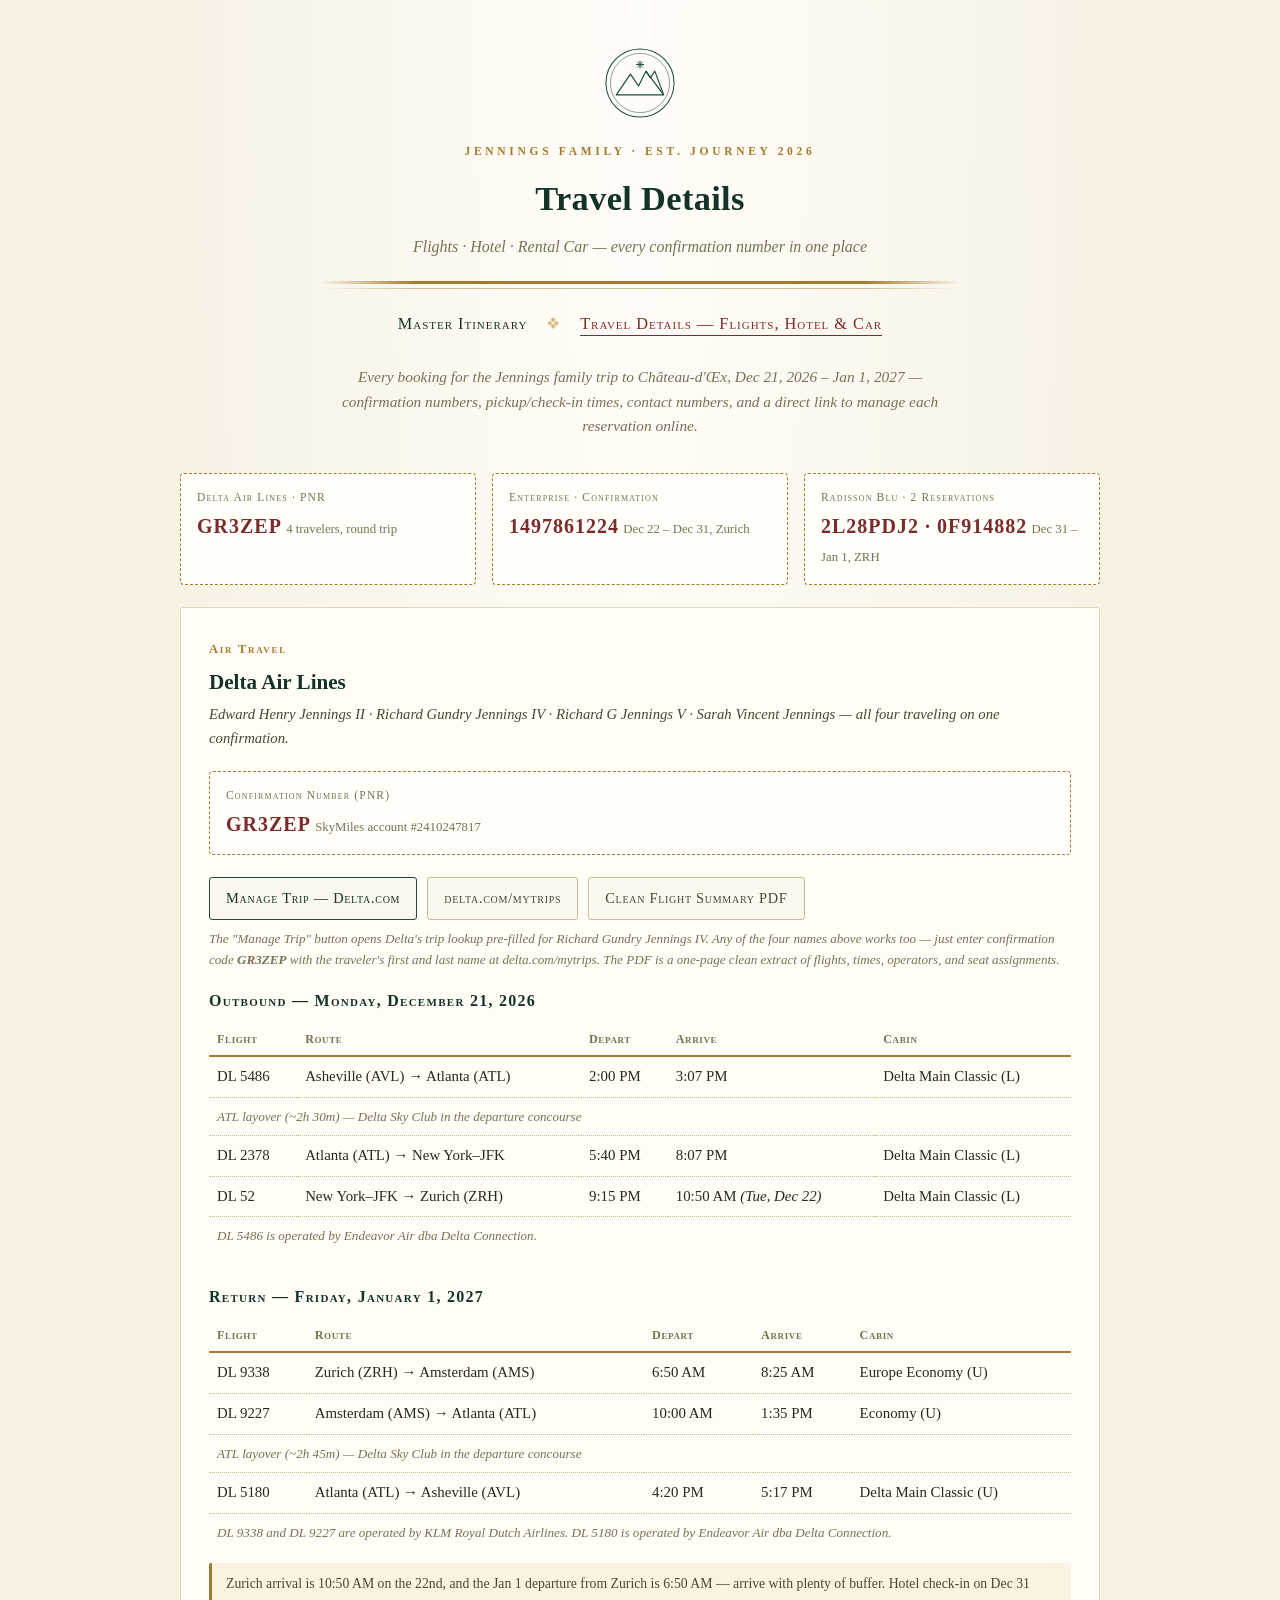
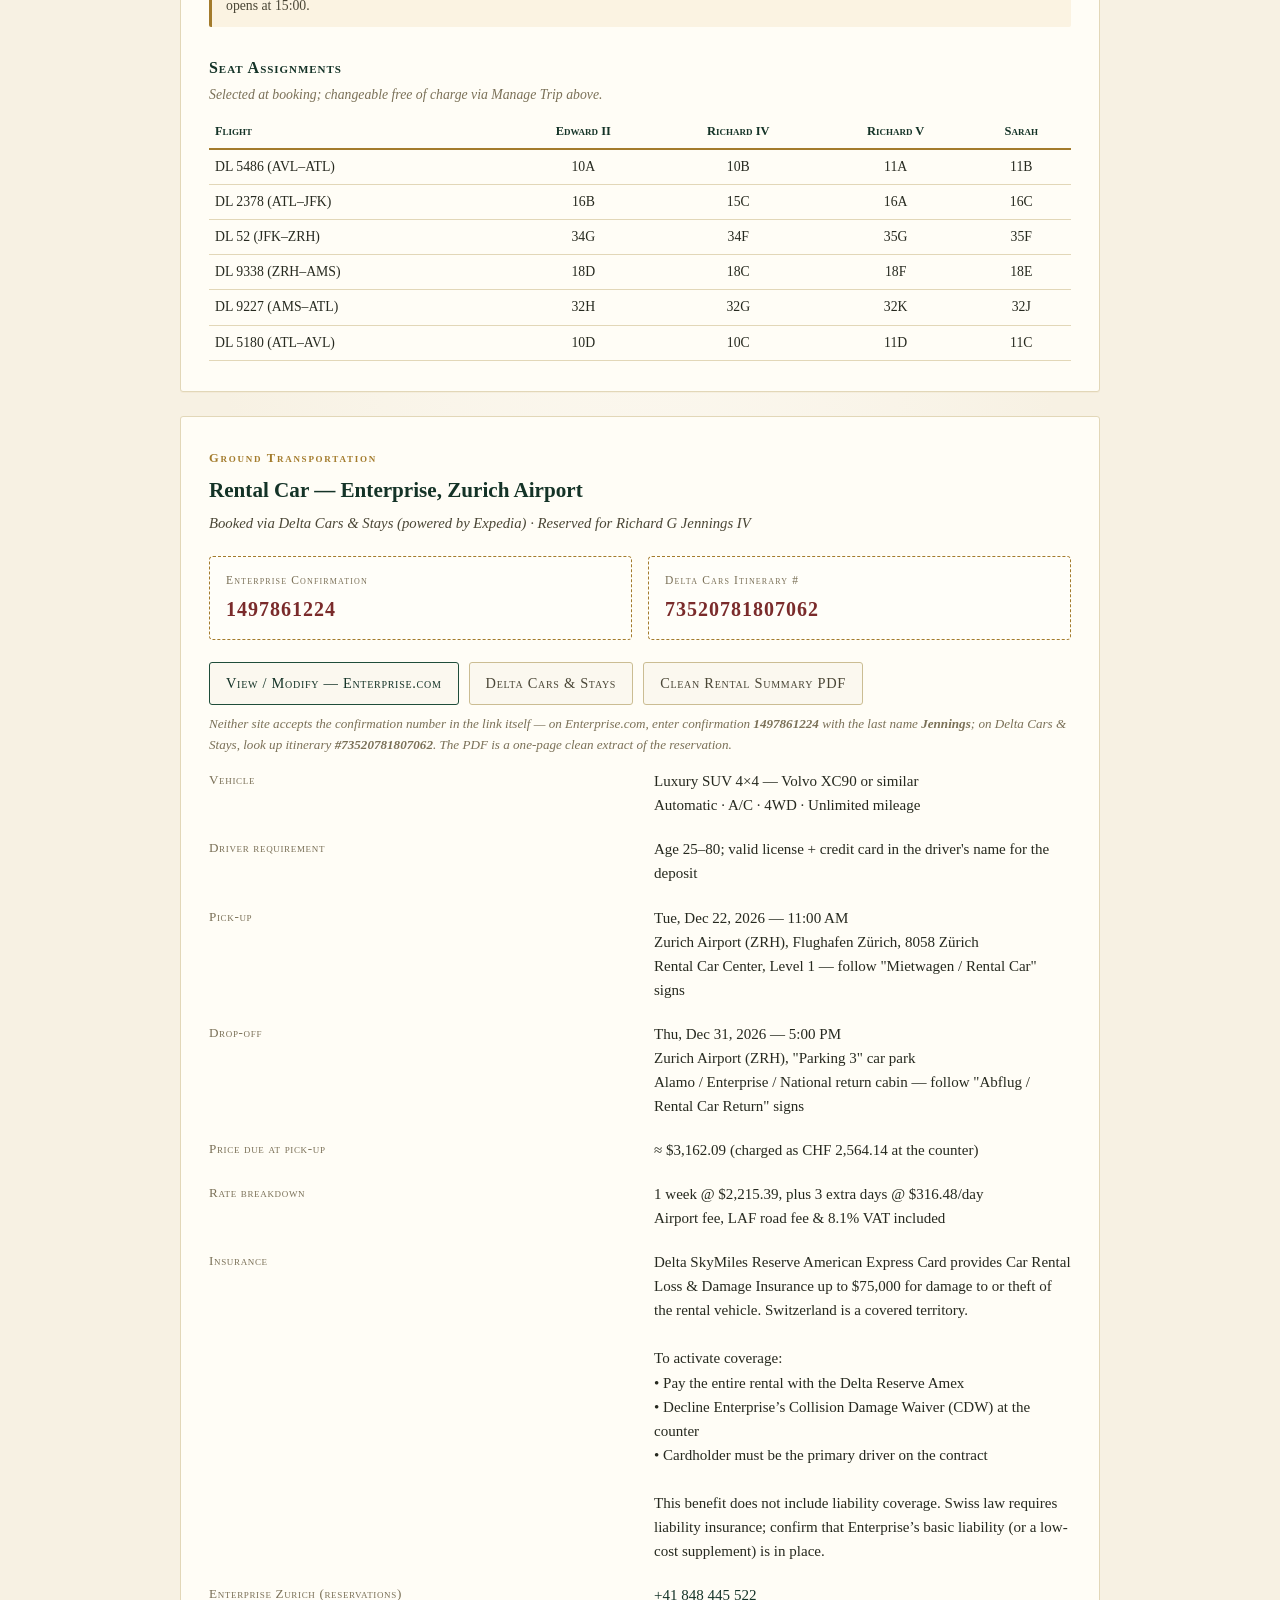
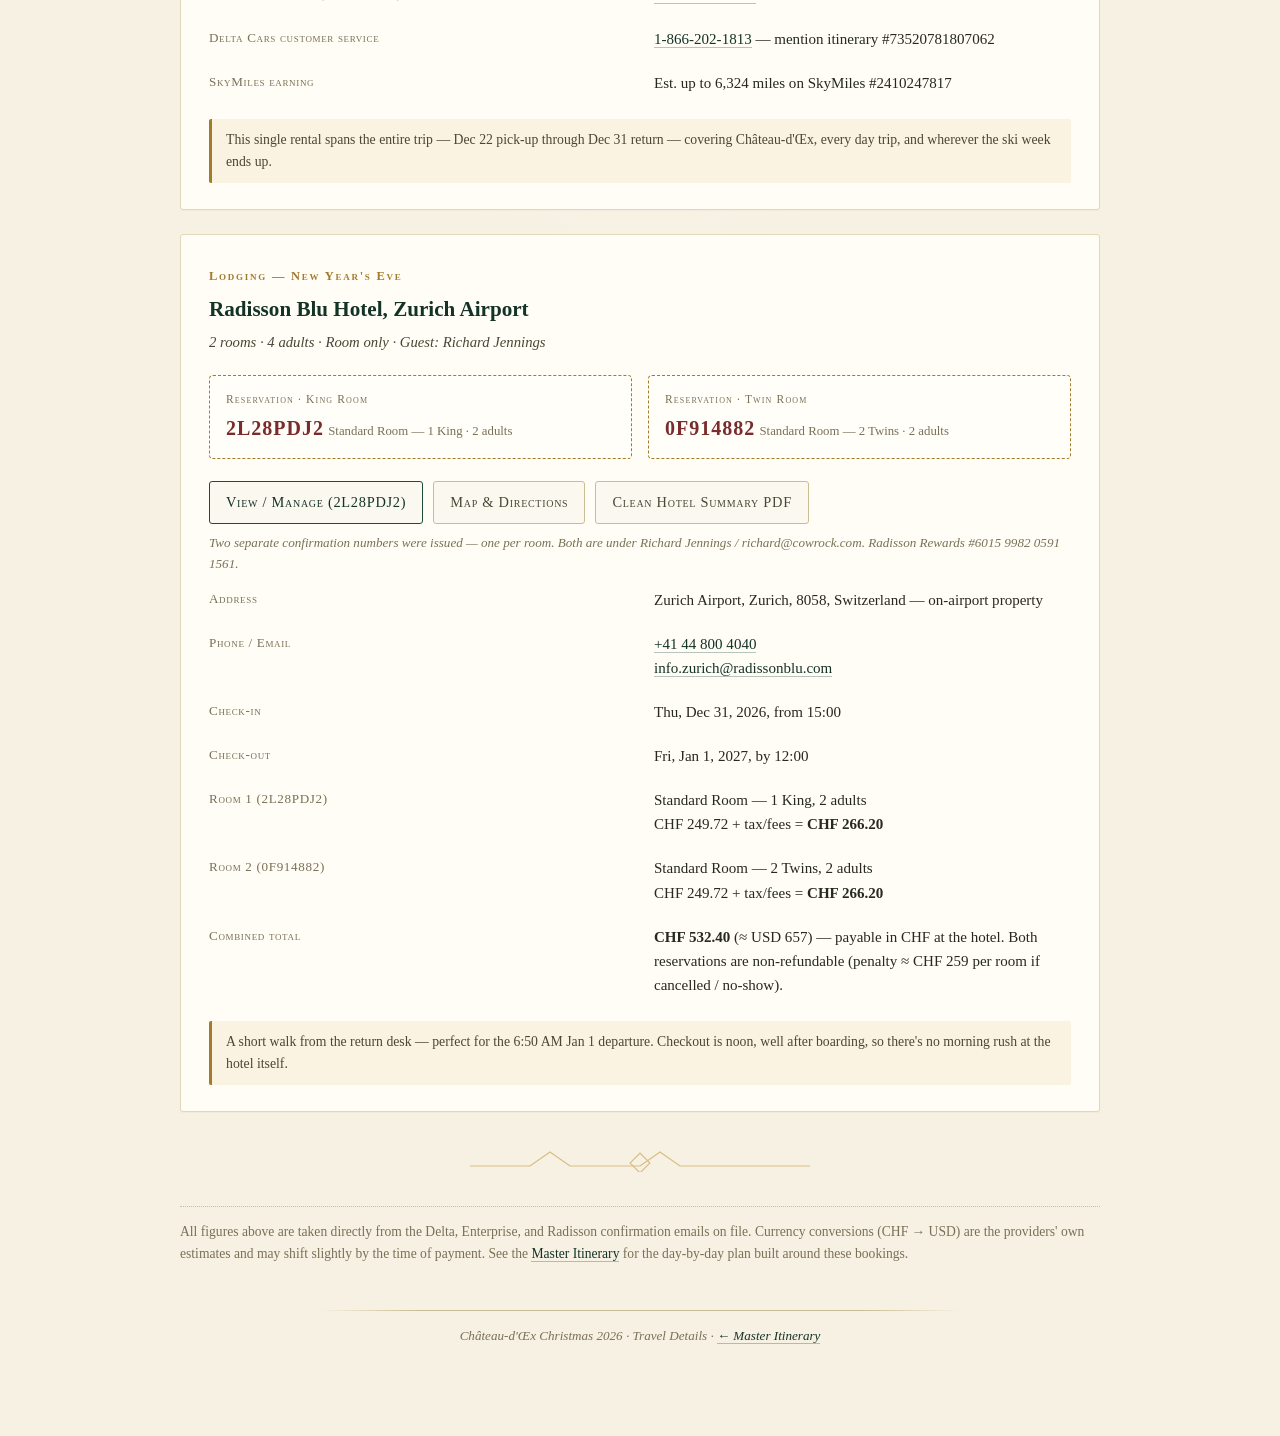
<file: details.html>
<!DOCTYPE html>
<html lang="en">
<head>
<meta charset="UTF-8">
<meta name="viewport" content="width=device-width, initial-scale=1.0">
<title>Travel Details — Château-d'Œx Christmas 2026</title>
<link rel="stylesheet" href="style.css">
</head>
<body>
<div class="wrap">

<header class="masthead">
  <svg class="crest" viewBox="0 0 100 100" fill="none" xmlns="http://www.w3.org/2000/svg" aria-hidden="true">
    <circle cx="50" cy="50" r="46" stroke="currentColor" stroke-width="1.4"/>
    <circle cx="50" cy="50" r="40" stroke="currentColor" stroke-width="0.7"/>
    <path d="M18 66 L37 38 L48 54 L58 34 L82 66 Z" stroke="currentColor" stroke-width="1.6" stroke-linejoin="round" fill="none"/>
    <path d="M58 34 L64 43 L70 34 L82 66" stroke="currentColor" stroke-width="1.6" stroke-linejoin="round" fill="none"/>
    <path d="M50 20 L50 30 M45 25 L55 25 M46.5 21.5 L53.5 28.5 M53.5 21.5 L46.5 28.5" stroke="currentColor" stroke-width="1.3" stroke-linecap="round"/>
  </svg>
  <span class="kicker">Jennings Family · Est. Journey 2026</span>
  <h1>Travel Details</h1>
  <p class="subtitle">Flights · Hotel · Rental Car — every confirmation number in one place</p>
  <hr class="rule">
  <hr class="rule thin">
  <nav class="pagelinks">
    <a href="index.html">Master Itinerary</a>
    <span class="sep">❖</span>
    <a class="current" href="details.html">Travel Details — Flights, Hotel & Car</a>
  </nav>
</header>

<p class="detail-intro">Every booking for the Jennings family trip to Château-d'Œx, Dec 21, 2026 – Jan 1, 2027 — confirmation numbers, pickup/check-in times, contact numbers, and a direct link to manage each reservation online.</p>

<div class="stub-row">
  <a class="stub" href="#flights" style="text-decoration:none;">
    <span class="stub-label">Delta Air Lines · PNR</span>
    <span class="stub-code">GR3ZEP</span>
    <span class="stub-sub">4 travelers, round trip</span>
  </a>
  <a class="stub" href="#car" style="text-decoration:none;">
    <span class="stub-label">Enterprise · Confirmation</span>
    <span class="stub-code">1497861224</span>
    <span class="stub-sub">Dec 22 – Dec 31, Zurich</span>
  </a>
  <a class="stub" href="#hotel" style="text-decoration:none;">
    <span class="stub-label">Radisson Blu · 2 Reservations</span>
    <span class="stub-code">2L28PDJ2 · 0F914882</span>
    <span class="stub-sub">Dec 31 – Jan 1, ZRH</span>
  </a>
</div>

<!-- ================= FLIGHTS ================= -->
<section class="panel" id="flights">
  <span class="eyebrow">Air Travel</span>
  <h2 class="section-title">Delta Air Lines</h2>
  <p class="traveler-list">Edward Henry Jennings II · Richard Gundry Jennings IV · Richard G Jennings V · Sarah Vincent Jennings — all four traveling on one confirmation.</p>

  <div class="stub-row" style="margin-top:4px;">
    <div class="stub">
      <span class="stub-label">Confirmation Number (PNR)</span>
      <span class="stub-code">GR3ZEP</span>
      <span class="stub-sub">SkyMiles account #2410247817</span>
    </div>
  </div>

  <div class="cta-row">
    <a class="cta" href="https://www.delta.com/my-trips/search?confirmationNo=GR3ZEP&firstName=RICHARD%20GUNDRY&lastName=JENNINGS" target="_blank">Manage Trip — Delta.com</a>
    <a class="cta secondary" href="https://www.delta.com/mytrips" target="_blank">delta.com/mytrips</a>
    <a class="cta secondary" href="delta-flights-GR3ZEP.pdf" target="_blank">Clean Flight Summary PDF</a>
  </div>
  <p class="manual-note">The "Manage Trip" button opens Delta's trip lookup pre-filled for Richard Gundry Jennings IV. Any of the four names above works too — just enter confirmation code <strong>GR3ZEP</strong> with the traveler's first and last name at delta.com/mytrips. The PDF is a one-page clean extract of flights, times, operators, and seat assignments.</p>

  <table class="legs">
    <caption>Outbound — Monday, December 21, 2026</caption>
    <tr><th>Flight</th><th>Route</th><th>Depart</th><th>Arrive</th><th>Cabin</th></tr>
    <tr><td>DL 5486</td><td>Asheville (AVL) → Atlanta (ATL)</td><td>2:00 PM</td><td>3:07 PM</td><td>Delta Main Classic (L)</td></tr>
    <tr><td colspan="5" class="op-note">ATL layover (~2h 30m) — Delta Sky Club in the departure concourse</td></tr>
    <tr><td>DL 2378</td><td>Atlanta (ATL) → New York–JFK</td><td>5:40 PM</td><td>8:07 PM</td><td>Delta Main Classic (L)</td></tr>
    <tr><td>DL 52</td><td>New York–JFK → Zurich (ZRH)</td><td>9:15 PM</td><td>10:50 AM <em>(Tue, Dec 22)</em></td><td>Delta Main Classic (L)</td></tr>
    <tr><td colspan="5" class="op-note">DL 5486 is operated by Endeavor Air dba Delta Connection.</td></tr>
  </table>

  <table class="legs" style="margin-top:26px;">
    <caption>Return — Friday, January 1, 2027</caption>
    <tr><th>Flight</th><th>Route</th><th>Depart</th><th>Arrive</th><th>Cabin</th></tr>
    <tr><td>DL 9338</td><td>Zurich (ZRH) → Amsterdam (AMS)</td><td>6:50 AM</td><td>8:25 AM</td><td>Europe Economy (U)</td></tr>
    <tr><td>DL 9227</td><td>Amsterdam (AMS) → Atlanta (ATL)</td><td>10:00 AM</td><td>1:35 PM</td><td>Economy (U)</td></tr>
    <tr><td colspan="5" class="op-note">ATL layover (~2h 45m) — Delta Sky Club in the departure concourse</td></tr>
    <tr><td>DL 5180</td><td>Atlanta (ATL) → Asheville (AVL)</td><td>4:20 PM</td><td>5:17 PM</td><td>Delta Main Classic (U)</td></tr>
    <tr><td colspan="5" class="op-note">DL 9338 and DL 9227 are operated by KLM Royal Dutch Airlines. DL 5180 is operated by Endeavor Air dba Delta Connection.</td></tr>
  </table>

  <div class="flag">Zurich arrival is 10:50 AM on the 22nd, and the Jan 1 departure from Zurich is 6:50 AM — arrive with plenty of buffer. Hotel check-in on Dec 31 opens at 15:00.</div>

  <h3 style="font-variant:small-caps;letter-spacing:0.06em;color:var(--pine-deep);margin:28px 0 4px;font-size:1rem;">Seat Assignments</h3>
  <p style="font-size:0.86rem;color:var(--sub);margin:0 0 6px;font-style:italic;">Selected at booking; changeable free of charge via Manage Trip above.</p>
  <table class="seatmap">
    <tr><th>Flight</th><th>Edward II</th><th>Richard IV</th><th>Richard V</th><th>Sarah</th></tr>
    <tr><td>DL 5486 (AVL–ATL)</td><td>10A</td><td>10B</td><td>11A</td><td>11B</td></tr>
    <tr><td>DL 2378 (ATL–JFK)</td><td>16B</td><td>15C</td><td>16A</td><td>16C</td></tr>
    <tr><td>DL 52 (JFK–ZRH)</td><td>34G</td><td>34F</td><td>35G</td><td>35F</td></tr>
    <tr><td>DL 9338 (ZRH–AMS)</td><td>18D</td><td>18C</td><td>18F</td><td>18E</td></tr>
    <tr><td>DL 9227 (AMS–ATL)</td><td>32H</td><td>32G</td><td>32K</td><td>32J</td></tr>
    <tr><td>DL 5180 (ATL–AVL)</td><td>10D</td><td>10C</td><td>11D</td><td>11C</td></tr>
  </table>
</section>

<!-- ================= RENTAL CAR ================= -->
<section class="panel" id="car">
  <span class="eyebrow">Ground Transportation</span>
  <h2 class="section-title">Rental Car — Enterprise, Zurich Airport</h2>
  <p class="traveler-list">Booked via Delta Cars & Stays (powered by Expedia) · Reserved for Richard G Jennings IV</p>

  <div class="stub-row" style="margin-top:4px;">
    <div class="stub">
      <span class="stub-label">Enterprise Confirmation</span>
      <span class="stub-code">1497861224</span>
    </div>
    <div class="stub">
      <span class="stub-label">Delta Cars Itinerary #</span>
      <span class="stub-code">73520781807062</span>
    </div>
  </div>

  <div class="cta-row">
    <a class="cta" href="https://www.enterprise.com/en/reserve/view-modify-cancel.html" target="_blank">View / Modify — Enterprise.com</a>
    <a class="cta secondary" href="https://carsandstays.delta.com" target="_blank">Delta Cars & Stays</a>
    <a class="cta secondary" href="enterprise-rental-1497861224.pdf" target="_blank">Clean Rental Summary PDF</a>
  </div>
  <p class="manual-note">Neither site accepts the confirmation number in the link itself — on Enterprise.com, enter confirmation <strong>1497861224</strong> with the last name <strong>Jennings</strong>; on Delta Cars & Stays, look up itinerary <strong>#73520781807062</strong>. The PDF is a one-page clean extract of the reservation.</p>

  <dl class="detail-grid">
    <dt>Vehicle</dt><dd>Luxury SUV 4×4 — Volvo XC90 or similar<br>Automatic · A/C · 4WD · Unlimited mileage</dd>
    <dt>Driver requirement</dt><dd>Age 25–80; valid license + credit card in the driver's name for the deposit</dd>

    <dt>Pick-up</dt><dd>Tue, Dec 22, 2026 — 11:00 AM<br>Zurich Airport (ZRH), Flughafen Zürich, 8058 Zürich<br>Rental Car Center, Level 1 — follow "Mietwagen / Rental Car" signs</dd>
    <dt>Drop-off</dt><dd>Thu, Dec 31, 2026 — 5:00 PM<br>Zurich Airport (ZRH), "Parking 3" car park<br>Alamo / Enterprise / National return cabin — follow "Abflug / Rental Car Return" signs</dd>

    <dt>Price due at pick-up</dt><dd>≈ $3,162.09 (charged as CHF 2,564.14 at the counter)</dd>
    <dt>Rate breakdown</dt><dd>1 week @ $2,215.39, plus 3 extra days @ $316.48/day<br>Airport fee, LAF road fee & 8.1% VAT included</dd>

    <dt>Insurance</dt><dd>Delta SkyMiles Reserve American Express Card provides Car Rental Loss & Damage Insurance up to $75,000 for damage to or theft of the rental vehicle. Switzerland is a covered territory.<br><br>
To activate coverage:<br>
• Pay the entire rental with the Delta Reserve Amex<br>
• Decline Enterprise’s Collision Damage Waiver (CDW) at the counter<br>
• Cardholder must be the primary driver on the contract<br><br>
This benefit does not include liability coverage. Swiss law requires liability insurance; confirm that Enterprise’s basic liability (or a low-cost supplement) is in place.</dd>
    <dt>Enterprise Zurich (reservations)</dt><dd><a href="tel:+41848445522">+41 848 445 522</a></dd>

    <dt>Delta Cars customer service</dt><dd><a href="tel:+18662021813">1-866-202-1813</a> — mention itinerary #73520781807062</dd>
    <dt>SkyMiles earning</dt><dd>Est. up to 6,324 miles on SkyMiles #2410247817</dd>
  </dl>

  <div class="flag">This single rental spans the entire trip — Dec 22 pick-up through Dec 31 return — covering Château-d'Œx, every day trip, and wherever the ski week ends up.</div>
</section>

<!-- ================= HOTEL ================= -->
<section class="panel" id="hotel">
  <span class="eyebrow">Lodging — New Year's Eve</span>
  <h2 class="section-title">Radisson Blu Hotel, Zurich Airport</h2>
  <p class="traveler-list">2 rooms · 4 adults · Room only · Guest: Richard Jennings</p>

  <div class="stub-row" style="margin-top:4px;">
    <div class="stub">
      <span class="stub-label">Reservation · King Room</span>
      <span class="stub-code">2L28PDJ2</span>
      <span class="stub-sub">Standard Room — 1 King · 2 adults</span>
    </div>
    <div class="stub">
      <span class="stub-label">Reservation · Twin Room</span>
      <span class="stub-code">0F914882</span>
      <span class="stub-sub">Standard Room — 2 Twins · 2 adults</span>
    </div>
  </div>

  <div class="cta-row">
    <a class="cta" href="https://www.radissonhotels.com/en-us/booking/confirmation?bookingId=717a52c4-7590-4bfc-8ad3-eecccdba5a98&rewardsEnroll=true" target="_blank">View / Manage (2L28PDJ2)</a>
    <a class="cta secondary" href="https://www.google.com/maps/search/?api=1&query=Radisson+Blu+Hotel+Zurich+Airport" target="_blank">Map & Directions</a>
    <a class="cta secondary" href="radisson-blu-2L28PDJ2.pdf" target="_blank">Clean Hotel Summary PDF</a>
  </div>
  <p class="manual-note">Two separate confirmation numbers were issued — one per room. Both are under Richard Jennings / richard@cowrock.com. Radisson Rewards #6015 9982 0591 1561.</p>

  <dl class="detail-grid">
    <dt>Address</dt><dd>Zurich Airport, Zurich, 8058, Switzerland — on-airport property</dd>
    <dt>Phone / Email</dt><dd><a href="tel:+41448004040">+41 44 800 4040</a><br><a href="mailto:info.zurich@radissonblu.com">info.zurich@radissonblu.com</a></dd>

    <dt>Check-in</dt><dd>Thu, Dec 31, 2026, from 15:00</dd>
    <dt>Check-out</dt><dd>Fri, Jan 1, 2027, by 12:00</dd>

    <dt>Room 1 (2L28PDJ2)</dt><dd>Standard Room — 1 King, 2 adults<br>CHF 249.72 + tax/fees = <strong>CHF 266.20</strong></dd>
    <dt>Room 2 (0F914882)</dt><dd>Standard Room — 2 Twins, 2 adults<br>CHF 249.72 + tax/fees = <strong>CHF 266.20</strong></dd>

    <dt>Combined total</dt><dd><strong>CHF 532.40</strong> (≈ USD 657) — payable in CHF at the hotel. Both reservations are non-refundable (penalty ≈ CHF 259 per room if cancelled / no-show).</dd>
  </dl>

  <div class="flag">A short walk from the return desk — perfect for the 6:50 AM Jan 1 departure. Checkout is noon, well after boarding, so there's no morning rush at the hotel itself.</div>
</section>

<svg class="divider-motif" viewBox="0 0 340 26" fill="none" xmlns="http://www.w3.org/2000/svg" aria-hidden="true">
  <path d="M0 20 L60 20 L80 6 L100 20 L150 20 L170 20 L190 6 L210 20 L280 20 L340 20" stroke="currentColor" stroke-width="1.2"/>
  <rect x="163" y="10" width="14" height="14" transform="rotate(45 170 17)" fill="none" stroke="currentColor" stroke-width="1.2"/>
</svg>

<div class="caveat">
All figures above are taken directly from the Delta, Enterprise, and Radisson confirmation emails on file. Currency conversions (CHF → USD) are the providers' own estimates and may shift slightly by the time of payment. See the <a href="index.html">Master Itinerary</a> for the day-by-day plan built around these bookings.
</div>

<footer class="pagefoot">
<hr class="rule thin">
Château-d'Œx Christmas 2026 · Travel Details · <a href="index.html">← Master Itinerary</a>
</footer>

</div>
</body>
</html>
</file>
<file: style.css>
/* ============================================================
   Château-d'Œx Christmas 2026 — shared stylesheet
   A formal, letterhead-style treatment for the itinerary
   and travel-details pages.
   ============================================================ */

:root {
  --paper:       #f7f1e3;
  --paper-deep:  #efe6cd;
  --card:        #fffdf6;
  --ink:         #26291f;
  --ink-soft:    #4a4636;
  --sub:         #7a7057;
  --pine:        #1f4d3a;
  --pine-deep:   #143327;
  --gold:        #a37b2c;
  --gold-soft:   #d8bd82;
  --rule:        #cbbd93;
  --line:        #e2d7b8;
  --wine:        #7a2b2b;
}

* { box-sizing: border-box; }

html { scroll-behavior: smooth; }

body {
  margin: 0;
  padding: 0 18px 90px;
  background:
    radial-gradient(ellipse at top, #fffdf8 0%, var(--paper) 55%),
    var(--paper);
  color: var(--ink);
  font-family: "Times New Roman", Times, "Liberation Serif", Georgia, serif;
  line-height: 1.6;
  font-size: 17px;
}

.wrap { max-width: 920px; margin: 0 auto; }

/* ---------------- Masthead ---------------- */

.masthead {
  padding: 46px 0 22px;
  text-align: center;
}

.crest {
  width: 74px;
  height: 74px;
  margin: 0 auto 14px;
  color: var(--pine);
}

.masthead .kicker {
  display: block;
  font-size: 0.72rem;
  letter-spacing: 0.32em;
  text-transform: uppercase;
  color: var(--gold);
  font-weight: bold;
  margin-bottom: 10px;
}

.masthead h1 {
  font-size: 2.15rem;
  font-weight: bold;
  margin: 0 0 8px;
  letter-spacing: 0.01em;
  color: var(--pine-deep);
}

.masthead .subtitle {
  color: var(--sub);
  font-style: italic;
  font-size: 1rem;
  margin: 0 0 22px;
}

.rule {
  border: none;
  height: 3px;
  margin: 0 auto 4px;
  max-width: 640px;
  background: linear-gradient(to right, transparent, var(--gold) 15%, var(--gold) 85%, transparent);
}
.rule.thin {
  height: 1px;
  background: linear-gradient(to right, transparent, var(--rule) 15%, var(--rule) 85%, transparent);
  margin-top: 4px;
  margin-bottom: 22px;
}

nav.pagelinks {
  text-align: center;
  font-variant: small-caps;
  letter-spacing: 0.06em;
  font-size: 1.02rem;
  margin-bottom: 6px;
}
nav.pagelinks a {
  color: var(--pine-deep);
  text-decoration: none;
  border-bottom: 1px solid transparent;
  padding-bottom: 2px;
}
nav.pagelinks a:hover { border-bottom-color: var(--gold); }
nav.pagelinks a.current {
  color: var(--wine);
  border-bottom: 1px solid var(--wine);
}
nav.pagelinks .sep {
  color: var(--gold-soft);
  margin: 0 14px;
}

/* ---------------- Generic content blocks ---------------- */

.note {
  background: var(--card);
  border: 1px solid var(--line);
  border-left: 4px solid var(--pine);
  padding: 14px 18px;
  border-radius: 2px;
  font-size: 0.93rem;
  margin: 22px 0;
  color: var(--ink-soft);
}
.note a { color: var(--pine-deep); }

.flag {
  font-size: 0.86rem;
  background: #fbf3e2;
  border-left: 3px solid var(--gold);
  padding: 10px 14px;
  border-radius: 2px;
  margin-top: 12px;
  color: var(--ink-soft);
}

.caveat {
  font-size: 0.85rem;
  color: var(--sub);
  margin-top: 14px;
  border-top: 1px dotted var(--rule);
  padding-top: 14px;
}

section.panel, .day {
  background: var(--card);
  border: 1px solid var(--line);
  border-radius: 3px;
  padding: 26px 28px;
  margin-bottom: 24px;
  box-shadow: 0 1px 0 rgba(163, 123, 44, 0.06);
}

h2.section-title, .day h2 {
  margin: 0 0 4px;
  font-size: 1.32rem;
  color: var(--pine-deep);
  font-weight: bold;
}

.eyebrow {
  display: inline-block;
  font-variant: small-caps;
  letter-spacing: 0.14em;
  font-size: 0.78rem;
  color: var(--gold);
  font-weight: bold;
  margin-bottom: 6px;
}

.daymeta { color: var(--sub); font-style: italic; font-size: 0.92rem; margin-bottom: 16px; }

table.sched { width: 100%; border-collapse: collapse; font-size: 0.95rem; }
table.sched td { padding: 8px 10px; vertical-align: top; border-bottom: 1px dotted var(--rule); }
table.sched tr:last-child td { border-bottom: none; }
table.sched td:first-child { white-space: nowrap; color: var(--pine-deep); font-weight: bold; width: 112px; }

a { color: var(--pine-deep); text-decoration: none; border-bottom: 1px solid rgba(31, 77, 58, 0.32); }
a:hover { border-bottom-color: var(--pine); }

.map { font-size: 0.8rem; }
.map::before { content: "\2022 "; color: var(--gold); font-weight: bold; }

footer.pagefoot {
  text-align: center;
  color: var(--sub);
  font-size: 0.82rem;
  margin-top: 46px;
  font-style: italic;
}
footer.pagefoot .rule.thin { margin-bottom: 14px; }

/* ---------------- At-a-glance table ---------------- */

.glance table { width: 100%; border-collapse: collapse; font-size: 0.88rem; margin: 18px 0 32px; }
.glance th, .glance td { text-align: left; padding: 8px 9px; border-bottom: 1px solid var(--line); }
.glance th {
  color: var(--pine-deep);
  font-weight: bold;
  text-transform: uppercase;
  font-variant: small-caps;
  font-size: 0.78rem;
  letter-spacing: 0.06em;
  border-bottom: 2px solid var(--gold);
}
.glance tr:hover td { background: #fbf6e8; }

/* ---------------- Map ---------------- */

.map-section { margin: 30px 0 38px; }
.map-section h2 { font-size: 1.2rem; color: var(--pine-deep); margin: 0 0 8px; }
.map-section p { font-size: 0.9rem; color: var(--sub); margin: 0 0 12px; font-style: italic; }
#itinerary-map {
  height: 480px;
  width: 100%;
  border-radius: 3px;
  border: 1px solid var(--line);
  z-index: 1;
}
.leaflet-popup-content {
  font-family: "Times New Roman", Times, Georgia, serif;
  font-size: 0.92rem;
  line-height: 1.4;
}
.leaflet-popup-content strong { color: var(--pine-deep); }

/* ================================================================
   Travel-details page specific styling
   ================================================================ */

.detail-intro {
  text-align: center;
  color: var(--sub);
  font-style: italic;
  max-width: 620px;
  margin: 0 auto 34px;
  font-size: 0.96rem;
}

.section-icon {
  display: inline-block;
  width: 30px;
  height: 30px;
  vertical-align: -8px;
  margin-right: 10px;
  color: var(--gold);
}

.traveler-list {
  font-size: 0.92rem;
  color: var(--ink-soft);
  margin: 4px 0 20px;
  font-style: italic;
}

/* Ticket-stub confirmation badge */
.stub-row {
  display: flex;
  flex-wrap: wrap;
  gap: 16px;
  margin: 18px 0 22px;
}
.stub {
  position: relative;
  flex: 1 1 220px;
  background: #fffef9;
  border: 1px dashed var(--gold);
  border-radius: 4px;
  padding: 14px 16px;
}
.stub .stub-label {
  font-variant: small-caps;
  letter-spacing: 0.1em;
  font-size: 0.72rem;
  color: var(--sub);
  display: block;
  margin-bottom: 4px;
}
.stub .stub-code {
  font-size: 1.25rem;
  font-weight: bold;
  color: var(--wine);
  letter-spacing: 0.05em;
}
.stub .stub-sub { font-size: 0.8rem; color: var(--sub); margin-top: 4px; }

/* Flight leg table */
table.legs { width: 100%; border-collapse: collapse; font-size: 0.93rem; margin: 14px 0 6px; }
table.legs caption {
  text-align: left;
  font-variant: small-caps;
  letter-spacing: 0.08em;
  color: var(--pine-deep);
  font-weight: bold;
  font-size: 1rem;
  padding: 4px 0 10px;
}
table.legs th {
  text-align: left;
  font-variant: small-caps;
  letter-spacing: 0.05em;
  font-size: 0.76rem;
  color: var(--sub);
  border-bottom: 2px solid var(--gold);
  padding: 6px 8px;
}
table.legs td { padding: 8px 8px; border-bottom: 1px dotted var(--rule); vertical-align: top; }
table.legs tr:last-child td { border-bottom: none; }
table.legs td.op-note { font-style: italic; color: var(--sub); font-size: 0.82rem; }

table.seatmap { width: 100%; border-collapse: collapse; font-size: 0.86rem; margin: 10px 0 4px; }
table.seatmap th, table.seatmap td {
  text-align: center;
  padding: 6px 6px;
  border-bottom: 1px solid var(--line);
}
table.seatmap th {
  font-variant: small-caps;
  color: var(--pine-deep);
  font-size: 0.78rem;
  border-bottom: 2px solid var(--gold);
}
table.seatmap td:first-child, table.seatmap th:first-child { text-align: left; }

.detail-grid {
  display: grid;
  grid-template-columns: 1fr 1fr;
  gap: 10px 28px;
  font-size: 0.94rem;
  margin: 14px 0;
}
.detail-grid dt {
  font-variant: small-caps;
  letter-spacing: 0.05em;
  color: var(--sub);
  font-size: 0.82rem;
  margin-bottom: 1px;
}
.detail-grid dd { margin: 0 0 10px; color: var(--ink); }

.cta-row {
  display: flex;
  flex-wrap: wrap;
  gap: 10px;
  margin: 18px 0 6px;
}
.cta {
  display: inline-block;
  border: 1px solid var(--pine);
  color: var(--pine-deep) !important;
  border-radius: 3px;
  padding: 9px 16px;
  font-variant: small-caps;
  letter-spacing: 0.05em;
  font-size: 0.9rem;
  text-decoration: none !important;
  background: #fbf8ef;
}
.cta:hover { background: var(--pine); color: #fff !important; }
.cta.secondary { border-color: var(--rule); color: var(--ink-soft) !important; }
.cta.secondary:hover { background: var(--paper-deep); color: var(--ink) !important; }

.manual-note {
  font-size: 0.82rem;
  color: var(--sub);
  margin-top: 8px;
  font-style: italic;
}

.divider-motif {
  display: block;
  width: 100%;
  max-width: 340px;
  margin: 34px auto;
  color: var(--gold-soft);
}

@media (max-width: 620px) {
  .detail-grid { grid-template-columns: 1fr; }
  section.panel, .day { padding: 20px 18px; }
  table.legs, table.seatmap { font-size: 0.8rem; }
}
</file>
